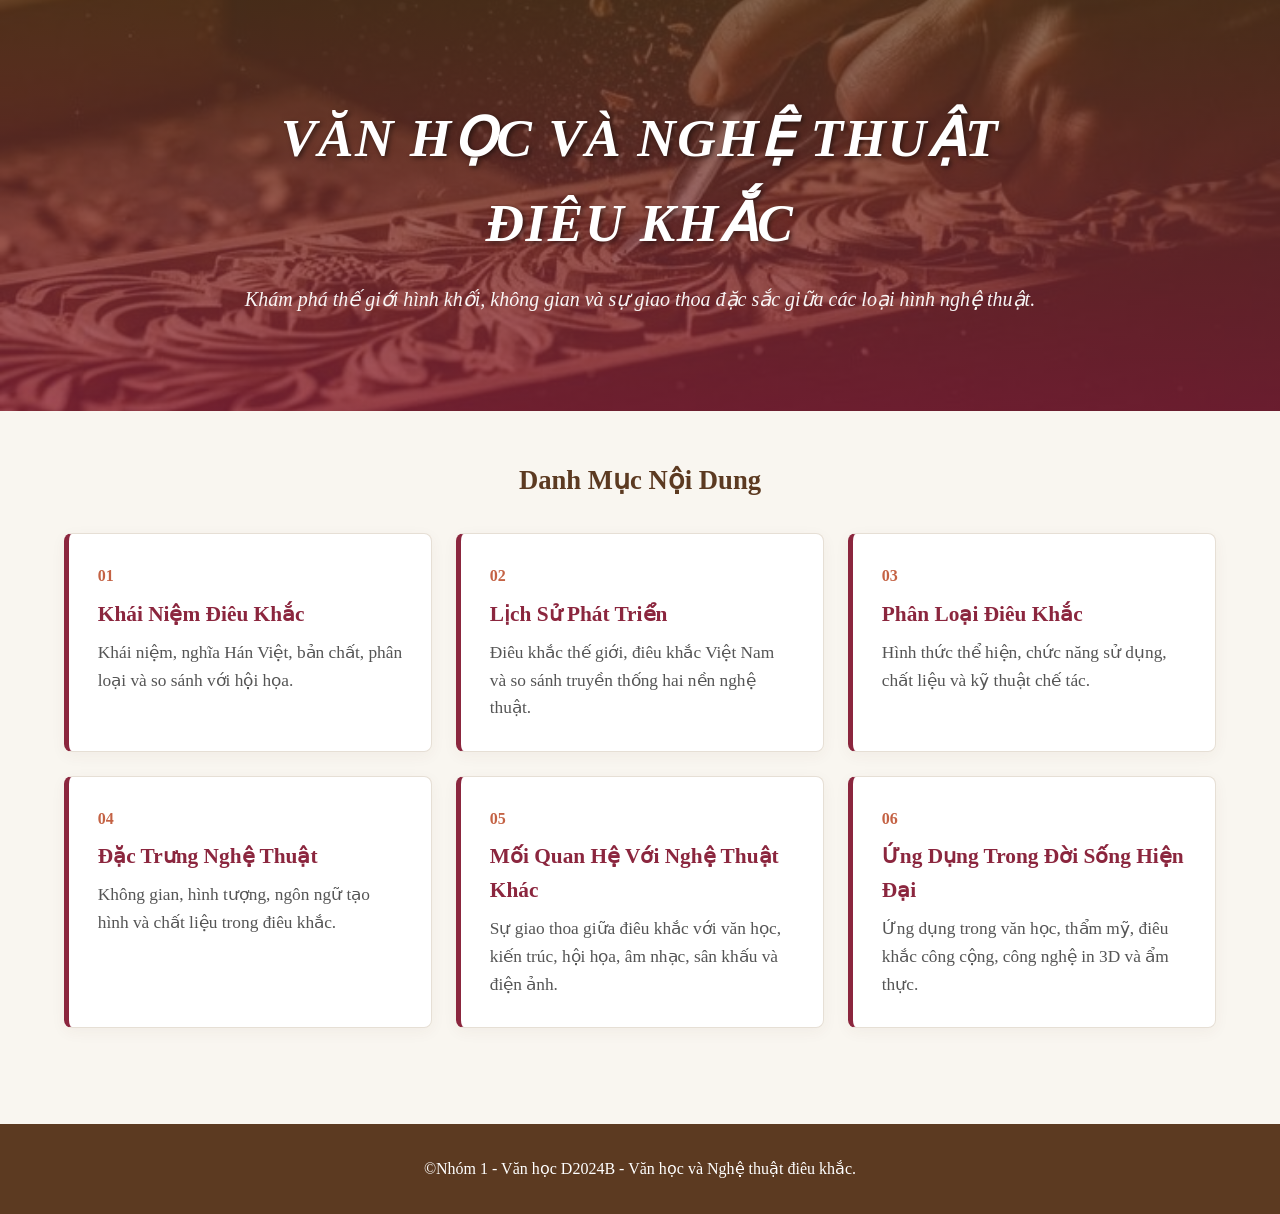
<file: index.html>
<!DOCTYPE html>
<html lang="vi">
<head>
    <meta charset="UTF-8">
    <meta name="viewport" content="width=device-width, initial-scale=1.0">
    <title>Văn Học Và Nghệ Thuật Điêu Khắc</title>
    <link rel="stylesheet" href="style-home.css">
</head>
<body>

<!-- HIỆU ỨNG LOADING -->
<div id="loading-overlay" class="loading-overlay">
    <div class="spinner"></div>
    <p>Đang tải nội dung...</p>
</div>

<!-- NỬA TRÊN: TIÊU ĐỀ TỔNG QUAN -->
<header class="hero-section">
    <div class="hero-content">
        <h1>VĂN HỌC VÀ NGHỆ THUẬT ĐIÊU KHẮC</h1>
        <p>Khám phá thế giới hình khối, không gian và sự giao thoa đặc sắc giữa các loại hình nghệ thuật.</p>
    </div>
</header>

<!-- NỬA DƯỚI: 6 PHẦN CHÍNH -->
<main class="grid-section">
    <div class="container">
        <h2>Danh Mục Nội Dung</h2>
        <div class="cards-grid">
            <a href="phan1.html" class="nav-card">
                <span class="card-number">01</span>
                <h3>Khái Niệm Điêu Khắc</h3>
                <p>Khái niệm, nghĩa Hán Việt, bản chất, phân loại và so sánh với hội họa.</p>
            </a>
            <a href="phan2.html" class="nav-card">
                <span class="card-number">02</span>
                <h3>Lịch Sử Phát Triển</h3>
                <p>Điêu khắc thế giới, điêu khắc Việt Nam và so sánh truyền thống hai nền nghệ thuật.</p>
            </a>
            <a href="phan3.html" class="nav-card">
                <span class="card-number">03</span>
                <h3>Phân Loại Điêu Khắc</h3>
                <p>Hình thức thể hiện, chức năng sử dụng, chất liệu và kỹ thuật chế tác.</p>
            </a>
            <a href="phan4.html" class="nav-card">
                <span class="card-number">04</span>
                <h3>Đặc Trưng Nghệ Thuật</h3>
                <p>Không gian, hình tượng, ngôn ngữ tạo hình và chất liệu trong điêu khắc.</p>
            </a>
            <a href="phan5.html" class="nav-card">
                <span class="card-number">05</span>
                <h3>Mối Quan Hệ Với Nghệ Thuật Khác</h3>
                <p>Sự giao thoa giữa điêu khắc với văn học, kiến trúc, hội họa, âm nhạc, sân khấu và điện ảnh.</p>
            </a>
            <a href="phan6.html" class="nav-card">
                <span class="card-number">06</span>
                <h3>Ứng Dụng Trong Đời Sống Hiện Đại</h3>
                <p>Ứng dụng trong văn học, thẩm mỹ, điêu khắc công cộng, công nghệ in 3D và ẩm thực.</p>
            </a>
        </div>
    </div>
</main>

<footer>
    <p>&copy;Nhóm 1 - Văn học D2024B - Văn học và Nghệ thuật điêu khắc.</p>
</footer>

<script src="script-home.js"></script>
</body>
</html>
</file>
<file: style-home.css>
:root {
    --primary-red: #8B263E;
    --accent-red: #A83248;
    --terracotta: #C46244;
    --earth-brown: #5C3A21;
    --stone-beige: #F9F6F0;
    --card-bg: #FFFFFF;
    --text-color: #2C221E;
    --border-color: #E6DFD5;
}

* {
    box-sizing: border-box;
    margin: 0;
    padding: 0;
}

body {
    font-family: "Times New Roman", Times, serif;
    font-size: 14pt;
    background-color: var(--stone-beige);
    color: var(--text-color);
    line-height: 1.6;
}

/* HIỆU ỨNG LOADING */
.loading-overlay {
    position: fixed;
    top: 0;
    left: 0;
    width: 100%;
    height: 100%;
    background-color: rgba(249, 246, 240, 0.9);
    display: flex;
    flex-direction: column;
    justify-content: center;
    align-items: center;
    z-index: 9999;
    opacity: 0;
    visibility: hidden;
    transition: opacity 0.3s ease, visibility 0.3s ease;
}

.loading-overlay.active {
    opacity: 1;
    visibility: visible;
}

.spinner {
    width: 50px;
    height: 50px;
    border: 5px solid var(--border-color);
    border-top: 5px solid var(--primary-red);
    border-radius: 50%;
    animation: spin 1s linear infinite;
    margin-bottom: 1rem;
}

@keyframes spin {
    0% { transform: rotate(0deg); }
    100% { transform: rotate(360deg); }
}

/* NỬA TRÊN: HERO SECTION VỚI ẢNH NỀN MỜ VÀ FONT NGHỆ THUẬT */
.hero-section {
    background: linear-gradient(rgba(92, 58, 33, 0.75), rgba(139, 38, 62, 0.75)),
                url('anhcuachg.jpg') no-repeat center center/cover;
    color: #fff;
    padding: 6rem 2rem;
    text-align: center;
    position: relative;
}

.hero-content {
    max-width: 800px;
    margin: 0 auto;
}

.hero-content h1 {
    /* Font chữ nghệ thuật nghiêng, bay bổng */
    font-family: 'Playfair Display', "Times New Roman", Times, serif;
    font-style: italic;
    font-size: 40pt;
    margin-bottom: 1rem;
    letter-spacing: 1.5px;
    text-shadow: 2px 2px 5px rgba(0, 0, 0, 0.5);
}

.hero-content p {
    font-size: 15pt;
    opacity: 0.95;
    font-style: italic;
}

/* NỬA DƯỚI: GRID 6 PHẦN */
.grid-section {
    padding: 3rem 1.5rem;
    max-width: 1200px;
    margin: 0 auto;
}

.grid-section h2 {
    font-size: 20pt;
    color: var(--earth-brown);
    text-align: center;
    margin-bottom: 2rem;
}

.cards-grid {
    display: grid;
    grid-template-columns: repeat(auto-fit, minmax(320px, 1fr));
    gap: 1.5rem;
}

.nav-card {
    background-color: var(--card-bg);
    border: 1px solid var(--border-color);
    border-left: 5px solid var(--primary-red);
    padding: 1.8rem;
    border-radius: 8px;
    text-decoration: none;
    color: var(--text-color);
    box-shadow: 0 4px 15px rgba(92, 58, 33, 0.05);
    transition: transform 0.3s ease, box-shadow 0.3s ease, border-color 0.3s ease;
    display: flex;
    flex-direction: column;
    gap: 0.5rem;
}

.nav-card:hover {
    transform: translateY(-5px);
    box-shadow: 0 8px 25px rgba(92, 58, 33, 0.12);
    border-left-color: var(--terracotta);
}

.card-number {
    font-size: 12pt;
    font-weight: bold;
    color: var(--terracotta);
}

.nav-card h3 {
    font-size: 16pt;
    color: var(--primary-red);
}

.nav-card p {
    font-size: 13pt;
    color: #555;
}

footer {
    text-align: center;
    padding: 2rem;
    background-color: var(--earth-brown);
    color: #fff;
    font-size: 12pt;
    margin-top: 3rem;
}

@media(max-width: 768px) {
    .hero-content h1 { font-size: 22pt; }
    .hero-content p { font-size: 13pt; }
}
</file>
